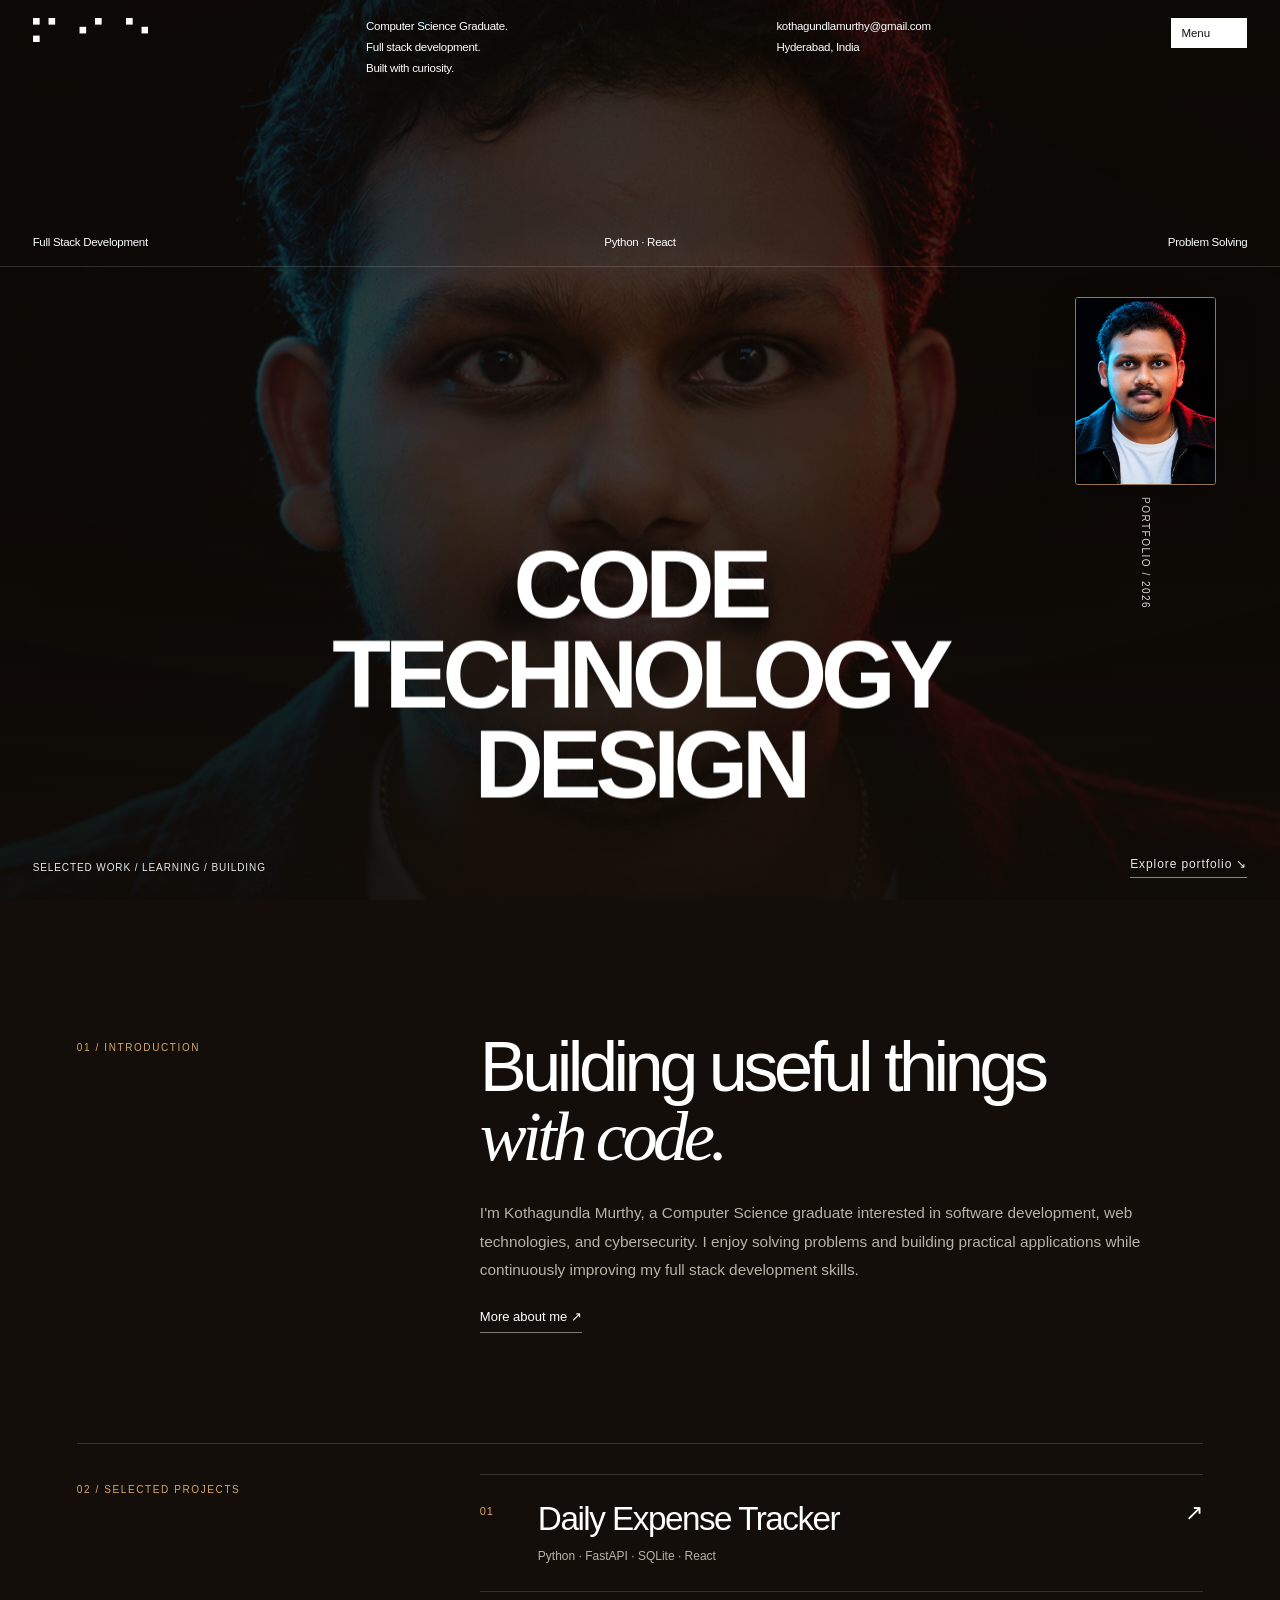
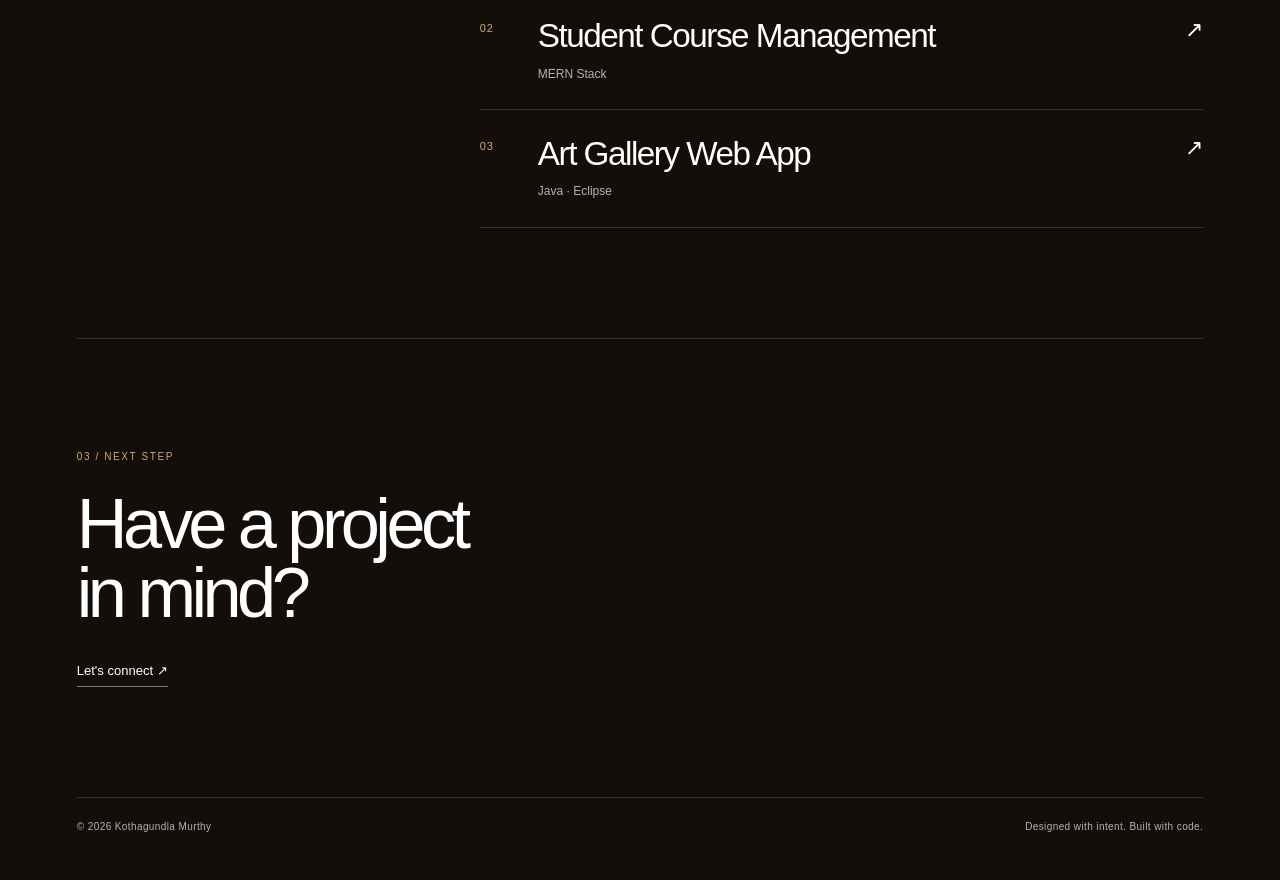
<file: index.html>
<!DOCTYPE html>
<html lang="en">
<head>
  <meta charset="UTF-8">
  <meta name="viewport" content="width=device-width, initial-scale=1, viewport-fit=cover">
  <meta name="theme-color" content="#130e09">
  <meta name="description" content="Kothagundla Murthy — Computer Science graduate and aspiring full stack developer.">
  <title>Kothagundla Murthy — Portfolio</title>
  <link rel="stylesheet" href="style.css">
</head>
<body>

  <section class="hero" id="home">
    <!-- Your photo is the background -->
    <img class="hero__photo" src="assets/Student.jpg" alt="" aria-hidden="true">
    <div class="hero__shade" aria-hidden="true"></div>
    <div class="grid" aria-hidden="true"></div>

    <header class="topbar">
      <a class="logo" href="index.html" aria-label="Murthy home">
        <svg viewBox="0 0 142.6 30" aria-hidden="true">
          <g fill="currentColor">
            <rect x="0" y="0" width="8.2" height="8.2"/>
            <rect x="19.2" y="0" width="8.2" height="8.2"/>
            <rect x="76.8" y="0" width="8.2" height="8.2"/>
            <rect x="115.2" y="0" width="8.2" height="8.2"/>
            <rect x="57.6" y="10.9" width="8.2" height="8.2"/>
            <rect x="134.4" y="10.9" width="8.2" height="8.2"/>
            <rect x="0" y="21.8" width="8.2" height="8.2"/>
          </g>
        </svg>
      </a>

      <div class="tagline small">
        <span>Computer Science Graduate.</span>
        <span>Full stack development.</span>
        <span>Built with curiosity.</span>
      </div>

      <address class="contact small">
        <a href="mailto:kothagundlamurthy@gmail.com">kothagundlamurthy@gmail.com</a>
        <span>Hyderabad, India</span>
      </address>

      <div class="actions small">
        <button class="menu" id="menuButton" type="button"
          aria-expanded="false" aria-controls="siteMenu">
          <span>Menu</span>
        </button>
      </div>
    </header>

    <ul class="services small" aria-label="Areas of interest">
      <li><span class="rv">Full Stack Development</span></li>
      <li><span class="rv">Python · React</span></li>
      <li><span class="rv">Problem Solving</span></li>
    </ul>

    <div class="rule" aria-hidden="true"></div>

    <!-- Separate profile photo -->
    <div class="hero-profile">
      <img src="assets/Student.jpg" alt="Portrait of Kothagundla Murthy">
      <span>PORTFOLIO / 2026</span>
    </div>

    <h1 class="hl" aria-label="Code, technology, design">
      <span class="hl__line line-one"><span class="hl__track">CODE</span></span>
      <span class="hl__line line-two"><span class="hl__track">TECHNOLOGY</span></span>
      <span class="hl__line line-three"><span class="hl__track">DESIGN</span></span>
    </h1>

    <div class="hero-bottom">
      <p>SELECTED WORK / LEARNING / BUILDING</p>
      <a href="#portfolio">Explore portfolio <span>↘</span></a>
    </div>

    <nav class="site-menu" id="siteMenu" aria-label="Main navigation" hidden>
      <a href="index.html">Home <span>01</span></a>
      <a href="about.html">About <span>02</span></a>
      <a href="Education.html">Education <span>03</span></a>
      <a href="Skills.html">Skills <span>04</span></a>
      <a href="Project.html">Projects <span>05</span></a>
      <a href="Contact.html">Contact <span>06</span></a>
    </nav>
  </section>

  <main id="portfolio" class="content">
    <section class="intro">
      <p class="eyebrow">01 / INTRODUCTION</p>
      <div>
        <h2>Building useful things<br><em>with code.</em></h2>
        <p class="intro-copy">
          I'm Kothagundla Murthy, a Computer Science graduate interested
          in software development, web technologies, and cybersecurity.
          I enjoy solving problems and building practical applications
          while continuously improving my full stack development skills.
        </p>
        <a class="text-link" href="about.html">More about me ↗</a>
      </div>
    </section>

    <section class="work-section">
      <p class="eyebrow">02 / SELECTED PROJECTS</p>
      <div class="project-grid">
        <a class="project-card" href="Project.html">
          <span class="project-number">01</span>
          <div>
            <h3>Daily Expense Tracker</h3>
            <p>Python · FastAPI · SQLite · React</p>
          </div>
          <span class="arrow">↗</span>
        </a>

        <a class="project-card" href="Project.html">
          <span class="project-number">02</span>
          <div>
            <h3>Student Course Management</h3>
            <p>MERN Stack</p>
          </div>
          <span class="arrow">↗</span>
        </a>

        <a class="project-card" href="Project.html">
          <span class="project-number">03</span>
          <div>
            <h3>Art Gallery Web App</h3>
            <p>Java · Eclipse</p>
          </div>
          <span class="arrow">↗</span>
        </a>
      </div>
    </section>

    <section class="contact-cta">
      <p class="eyebrow">03 / NEXT STEP</p>
      <h2>Have a project<br>in mind?</h2>
      <a class="text-link" href="Contact.html">Let's connect ↗</a>
    </section>

    <footer class="home-footer">
      <span>© 2026 Kothagundla Murthy</span>
      <span>Designed with intent. Built with code.</span>
    </footer>
  </main>

  <script src="script.js"></script>
</body>
</html>
</file>
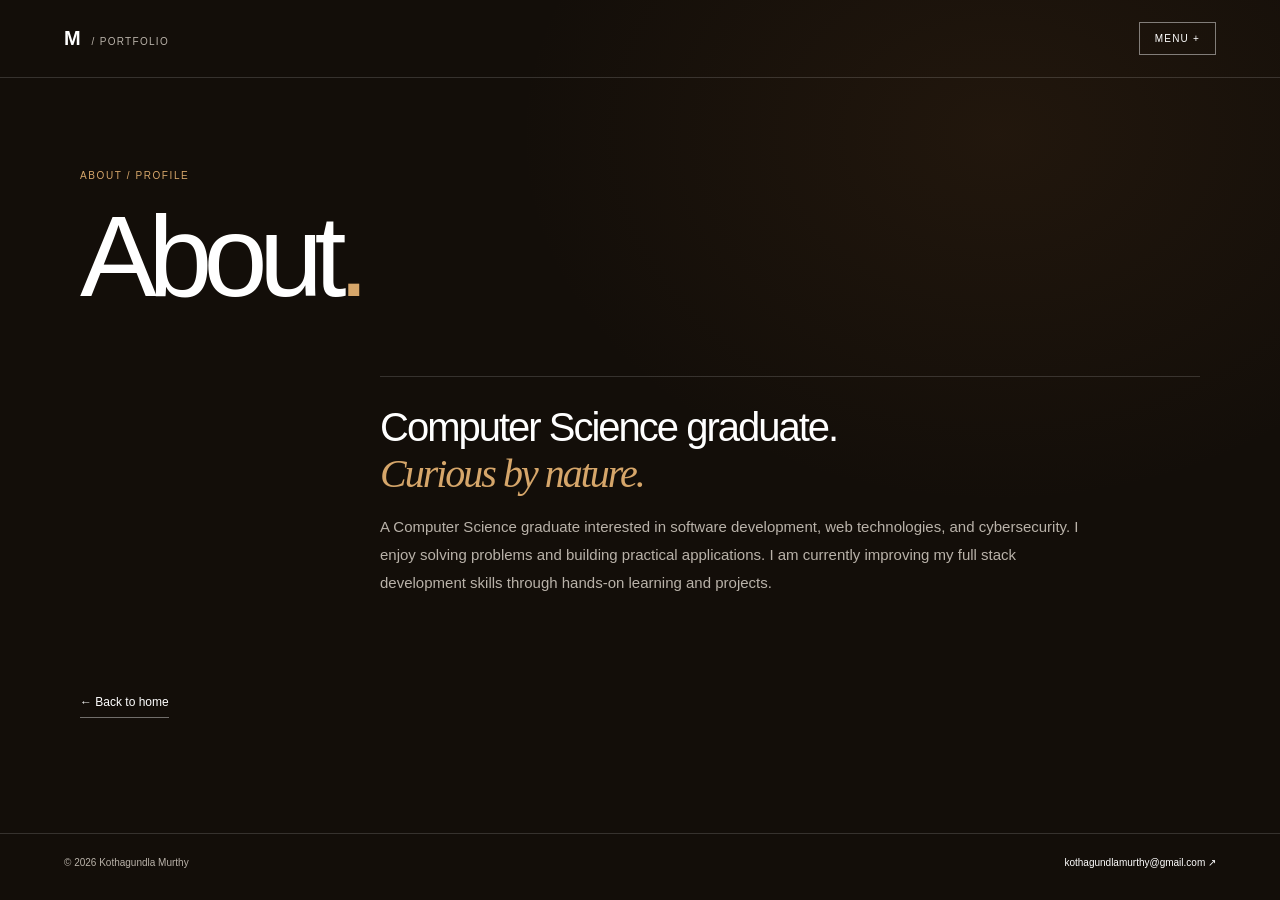
<file: about.html>
<!DOCTYPE html>
<html lang="en"><head><meta charset="utf-8"><meta name="viewport" content="width=device-width, initial-scale=1, viewport-fit=cover"><meta name="theme-color" content="#130e09"><title>About | Kothagundla Murthy</title><link rel="stylesheet" href="style.css"></head>
<body class="inner-page"><header class="inner-header"><a class="inner-logo" href="index.html">M<span> / PORTFOLIO</span></a><button class="inner-menu" id="innerMenuButton" aria-expanded="false" aria-controls="innerNav">MENU +</button><nav id="innerNav" hidden><a href="index.html">Home</a><a href="about.html">About</a><a href="Education.html">Education</a><a href="Skills.html">Skills</a><a href="Project.html">Projects</a><a href="Contact.html">Contact</a></nav></header>
<main class="inner-main"><p class="eyebrow">ABOUT / PROFILE</p><h1>About<span>.</span></h1><div class="inner-content"><article><h2>Computer Science graduate.<br><em>Curious by nature.</em></h2><p>A Computer Science graduate interested in software development, web technologies, and cybersecurity. I enjoy solving problems and building practical applications. I am currently improving my full stack development skills through hands-on learning and projects.</p></article></div><a class="back-link" href="index.html">← Back to home</a></main><footer class="inner-footer"><span>© 2026 Kothagundla Murthy</span><a href="mailto:kothagundlamurthy@gmail.com">kothagundlamurthy@gmail.com ↗</a></footer><script>
const b=document.getElementById('innerMenuButton'),n=document.getElementById('innerNav');b.addEventListener('click',()=>{const open=b.getAttribute('aria-expanded')==='true';b.setAttribute('aria-expanded',String(!open));n.hidden=open;b.textContent=open?'MENU +':'CLOSE −';});
</script></body></html>
</file>
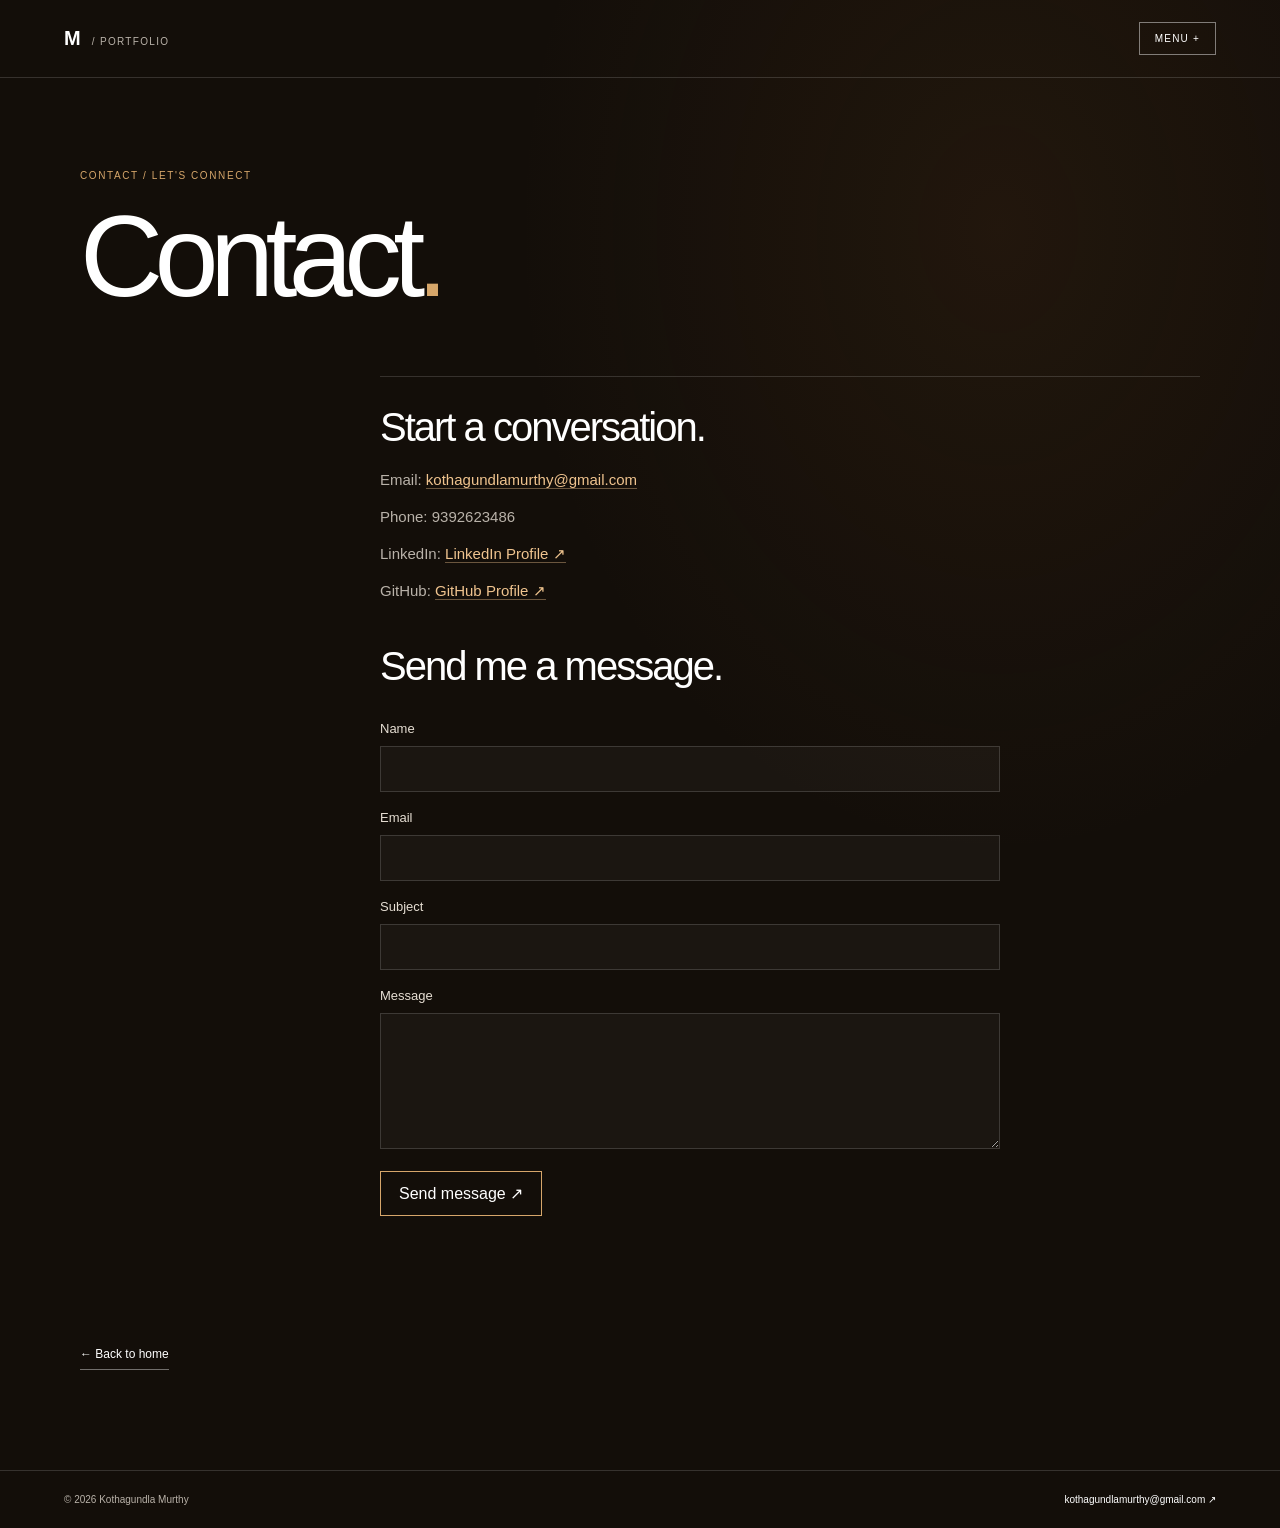
<file: Contact.html>
<!DOCTYPE html>
<html lang="en">

<head>
    <meta charset="UTF-8">
    <meta name="viewport" content="width=device-width, initial-scale=1, viewport-fit=cover">
    <meta name="theme-color" content="#130e09">

    <title>Contact | Kothagundla Murthy</title>

    <link rel="stylesheet" href="style.css">
</head>

<body class="inner-page">

    <!-- Header and Navigation -->
    <header class="inner-header">

        <a class="inner-logo" href="index.html">
            M
            <span>/ PORTFOLIO</span>
        </a>

        <button
            class="inner-menu"
            id="innerMenuButton"
            type="button"
            aria-expanded="false"
            aria-controls="innerNav"
        >
            MENU +
        </button>

        <nav id="innerNav" aria-label="Main navigation" hidden>
            <a href="index.html">Home</a>
            <a href="about.html">About</a>
            <a href="Education.html">Education</a>
            <a href="Skills.html">Skills</a>
            <a href="Project.html">Projects</a>
            <a href="Contact.html">Contact</a>
        </nav>

    </header>

    <!-- Main Contact Content -->
    <main class="inner-main">

        <p class="eyebrow">CONTACT / LET'S CONNECT</p>

        <h1>
            Contact<span>.</span>
        </h1>

        <div class="inner-content">

            <article>

                <h2>Start a conversation.</h2>

                <p>
                    Email:
                    <a href="mailto:kothagundlamurthy@gmail.com">
                        kothagundlamurthy@gmail.com
                    </a>
                </p>

                <p>
                    Phone: 9392623486
                </p>

                <p>
                    LinkedIn:
                    <a
                        href="https://www.linkedin.com/in/murthy-kothagundla-7b9b85344/s"
                        target="_blank"
                        rel="noopener noreferrer"
                    >
                        LinkedIn Profile ↗
                    </a>
                </p>

                <p>
                    GitHub:
                    <a
                        href="https://github.com/MURTHY-BUNNY"
                        target="_blank"
                        rel="noopener noreferrer"
                    >
                        GitHub Profile ↗
                    </a>
                </p>

                <h2 class="contact-form-heading">Send me a message.</h2>
                <form
                    id="contact-form"
                    class="contact-form"
                    data-api-base="https://murthy-portfolio-contact-api.onrender.com"
                >
                    <label for="contact-name">Name</label>
                    <input
                        id="contact-name"
                        name="name"
                        type="text"
                        minlength="2"
                        maxlength="100"
                        autocomplete="name"
                        required
                    >

                    <label for="contact-email">Email</label>
                    <input
                        id="contact-email"
                        name="email"
                        type="email"
                        maxlength="254"
                        autocomplete="email"
                        required
                    >

                    <label for="contact-subject">Subject</label>
                    <input
                        id="contact-subject"
                        name="subject"
                        type="text"
                        minlength="2"
                        maxlength="150"
                        required
                    >

                    <label for="contact-message">Message</label>
                    <textarea
                        id="contact-message"
                        name="message"
                        minlength="10"
                        maxlength="5000"
                        rows="6"
                        required
                    ></textarea>

                    <button type="submit">Send message ↗</button>
                    <p id="form-status" role="status" aria-live="polite"></p>
                </form>

            </article>

        </div>

        <!-- Back to Home -->
        <a class="back-link" href="index.html">
            ← Back to home
        </a>

    </main>

    <!-- Footer -->
    <footer class="inner-footer">

        <span>© 2026 Kothagundla Murthy</span>

        <a href="mailto:kothagundlamurthy@gmail.com">
            kothagundlamurthy@gmail.com ↗
        </a>

    </footer>

    <!-- Navigation Menu Script -->
    <script>
        const menuButton = document.getElementById("innerMenuButton");
        const innerNav = document.getElementById("innerNav");

        menuButton.addEventListener("click", () => {
            const isOpen =
                menuButton.getAttribute("aria-expanded") === "true";

            menuButton.setAttribute(
                "aria-expanded",
                String(!isOpen)
            );

            innerNav.hidden = isOpen;

            menuButton.textContent = isOpen
                ? "MENU +"
                : "CLOSE −";
        });
    </script>
    <script src="frontend-integration/contact-form.js?v=render-api-1"></script>

</body>
</html>
</file>
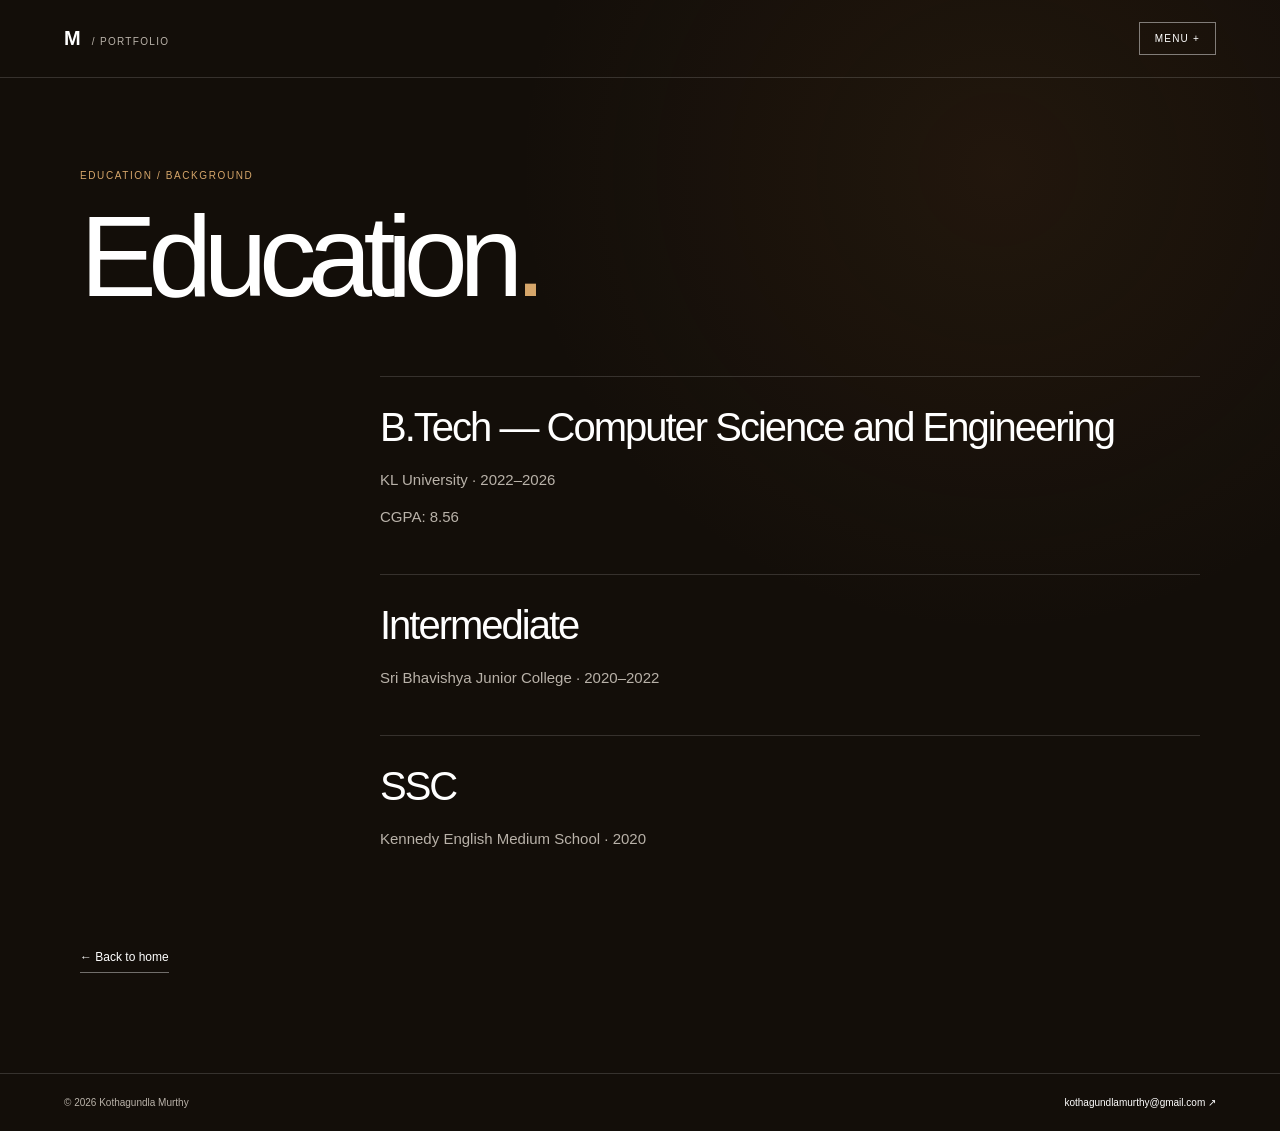
<file: Education.html>
<!DOCTYPE html>
<html lang="en">

<head>
    <meta charset="UTF-8">
    <meta name="viewport" content="width=device-width, initial-scale=1, viewport-fit=cover">
    <meta name="theme-color" content="#130e09">

    <title>Education | Kothagundla Murthy</title>

    <link rel="stylesheet" href="style.css">
</head>

<body class="inner-page">

    <!-- Header and Navigation -->
    <header class="inner-header">

        <a class="inner-logo" href="index.html">
            M
            <span>/ PORTFOLIO</span>
        </a>

        <button
            class="inner-menu"
            id="innerMenuButton"
            type="button"
            aria-expanded="false"
            aria-controls="innerNav"
        >
            MENU +
        </button>

        <nav id="innerNav" aria-label="Main navigation" hidden>
            <a href="index.html">Home</a>
            <a href="about.html">About</a>
            <a href="Education.html">Education</a>
            <a href="Skills.html">Skills</a>
            <a href="Project.html">Projects</a>
            <a href="Contact.html">Contact</a>
        </nav>

    </header>

    <!-- Main Education Content -->
    <main class="inner-main">

        <p class="eyebrow">EDUCATION / BACKGROUND</p>

        <h1>
            Education<span>.</span>
        </h1>

        <div class="inner-content">

            <!-- Bachelor's Degree -->
            <article>

                <h2>B.Tech — Computer Science and Engineering</h2>

                <p>KL University · 2022–2026</p>

                <p>CGPA: 8.56</p>

            </article>

            <!-- Intermediate Education -->
            <article>

                <h2>Intermediate</h2>

                <p>Sri Bhavishya Junior College · 2020–2022</p>

            </article>

            <!-- School Education -->
            <article>

                <h2>SSC</h2>

                <p>Kennedy English Medium School · 2020</p>

            </article>

        </div>

        <!-- Back to Home -->
        <a class="back-link" href="index.html">
            ← Back to home
        </a>

    </main>

    <!-- Footer -->
    <footer class="inner-footer">

        <span>© 2026 Kothagundla Murthy</span>

        <a href="mailto:kothagundlamurthy@gmail.com">
            kothagundlamurthy@gmail.com ↗
        </a>

    </footer>

    <!-- Navigation Menu Script -->
    <script>
        const menuButton = document.getElementById("innerMenuButton");
        const innerNav = document.getElementById("innerNav");

        menuButton.addEventListener("click", () => {
            const isOpen =
                menuButton.getAttribute("aria-expanded") === "true";

            menuButton.setAttribute(
                "aria-expanded",
                String(!isOpen)
            );

            innerNav.hidden = isOpen;

            menuButton.textContent = isOpen
                ? "MENU +"
                : "CLOSE −";
        });
    </script>

</body> 
</html>
</file>
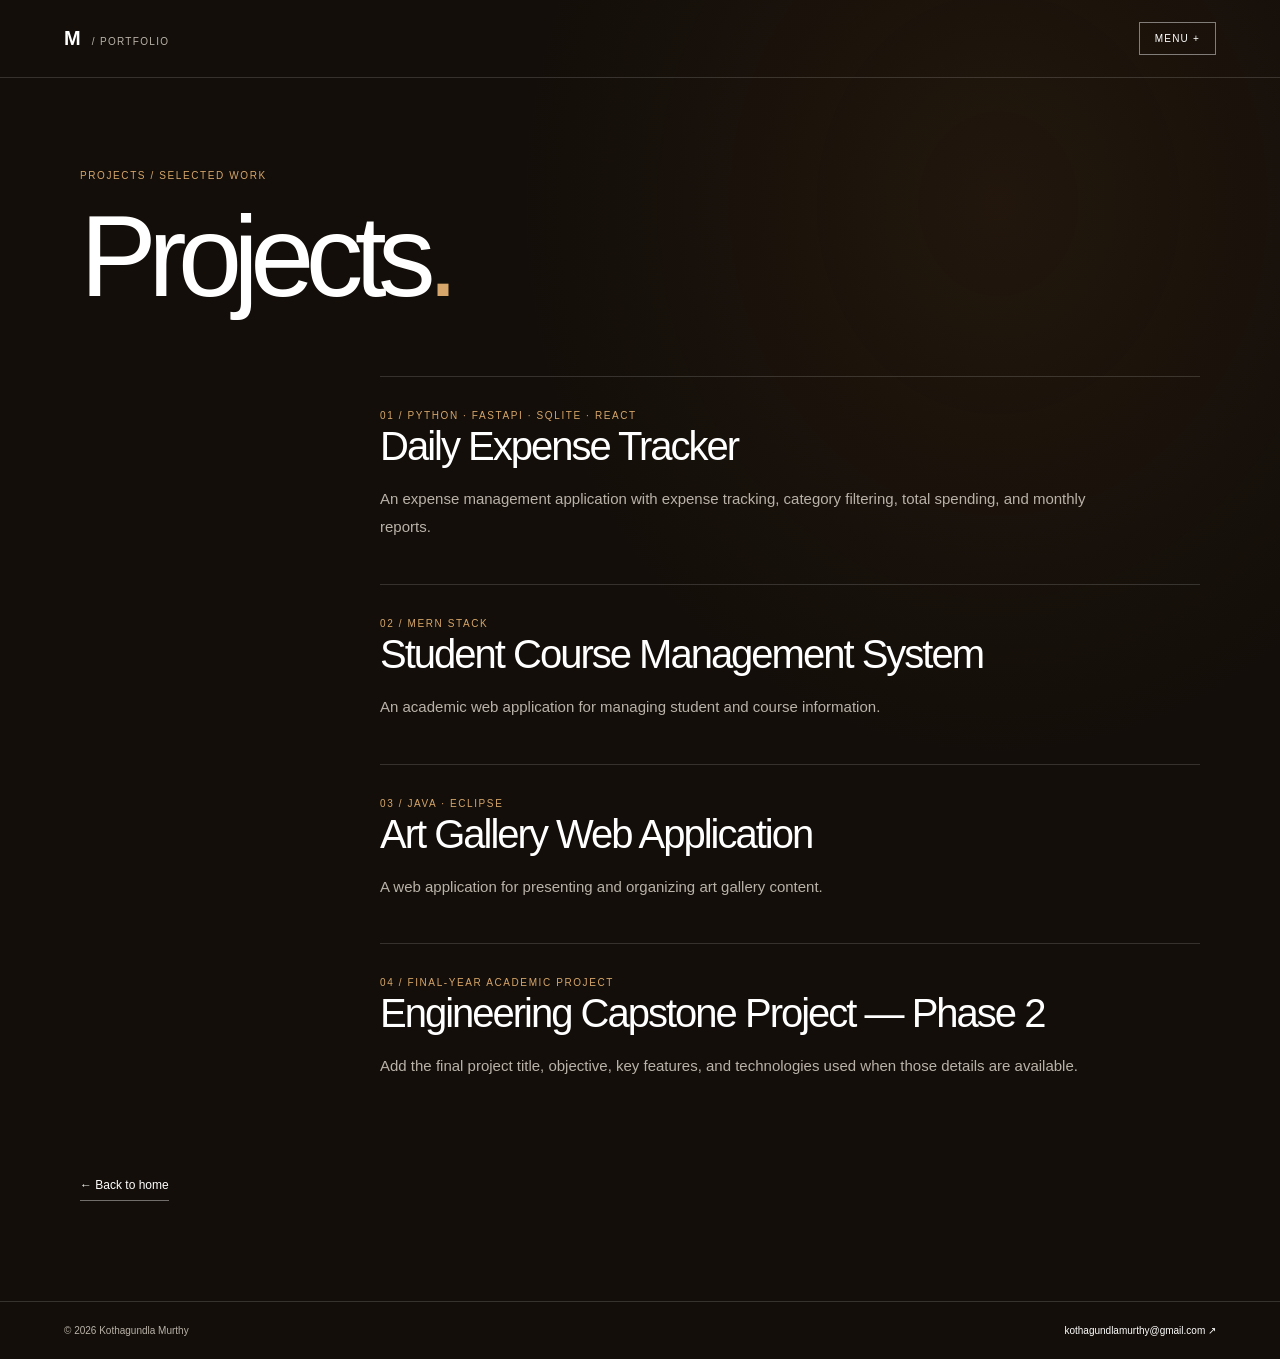
<file: Project.html>
<!DOCTYPE html>
<html lang="en">

<head>
    <meta charset="UTF-8">
    <meta name="viewport" content="width=device-width, initial-scale=1, viewport-fit=cover">
    <meta name="theme-color" content="#130e09">

    <title>Projects | Kothagundla Murthy</title>

    <link rel="stylesheet" href="style.css">
</head>

<body class="inner-page">

    <!-- Header and Navigation -->
    <header class="inner-header">

        <a class="inner-logo" href="index.html">
            M
            <span>/ PORTFOLIO</span>
        </a>

        <button
            class="inner-menu"
            id="innerMenuButton"
            type="button"
            aria-expanded="false"
            aria-controls="innerNav"
        >
            MENU +
        </button>

        <nav id="innerNav" aria-label="Main navigation" hidden>
            <a href="index.html">Home</a>
            <a href="about.html">About</a>
            <a href="Education.html">Education</a>
            <a href="Skills.html">Skills</a>
            <a href="Project.html">Projects</a>
            <a href="Contact.html">Contact</a>
        </nav>

    </header>

    <!-- Main Projects Content -->
    <main class="inner-main">

        <p class="eyebrow">PROJECTS / SELECTED WORK</p>

        <h1>
            Projects<span>.</span>
        </h1>

        <div class="inner-content">

            <!-- Project 1: Daily Expense Tracker -->
            <article>

                <span class="eyebrow">
                    01 / PYTHON · FASTAPI · SQLITE · REACT
                </span>

                <h2>Daily Expense Tracker</h2>

                <p>
                    An expense management application with expense tracking,
                    category filtering, total spending, and monthly reports.
                </p>

            </article>

            <!-- Project 2: Student Course Management System -->
            <article>

                <span class="eyebrow">
                    02 / MERN STACK
                </span>

                <h2>Student Course Management System</h2>

                <p>
                    An academic web application for managing student
                    and course information.
                </p>

            </article>

            <!-- Project 3: Art Gallery Web Application -->
            <article>

                <span class="eyebrow">
                    03 / JAVA · ECLIPSE
                </span>

                <h2>Art Gallery Web Application</h2>

                <p>
                    A web application for presenting and organizing
                    art gallery content.
                </p>

            </article>

            <!-- Project 4: Engineering Capstone -->
            <article>

                <span class="eyebrow">
                    04 / FINAL-YEAR ACADEMIC PROJECT
                </span>

                <h2>Engineering Capstone Project — Phase 2</h2>

                <p>
                    Add the final project title, objective, key features,
                    and technologies used when those details are available.
                </p>

            </article>

        </div>

        <!-- Back to Home -->
        <a class="back-link" href="index.html">
            ← Back to home
        </a>

    </main>

    <!-- Footer -->
    <footer class="inner-footer">

        <span>© 2026 Kothagundla Murthy</span>

        <a href="mailto:kothagundlamurthy@gmail.com">
            kothagundlamurthy@gmail.com ↗
        </a>

    </footer>

    <!-- Navigation Menu Script -->
    <script>
        const menuButton = document.getElementById("innerMenuButton");
        const innerNav = document.getElementById("innerNav");

        menuButton.addEventListener("click", () => {
            const isOpen =
                menuButton.getAttribute("aria-expanded") === "true";

            menuButton.setAttribute(
                "aria-expanded",
                String(!isOpen)
            );

            innerNav.hidden = isOpen;

            menuButton.textContent = isOpen
                ? "MENU +"
                : "CLOSE −";
        });
    </script>

</body>
</html>
</file>
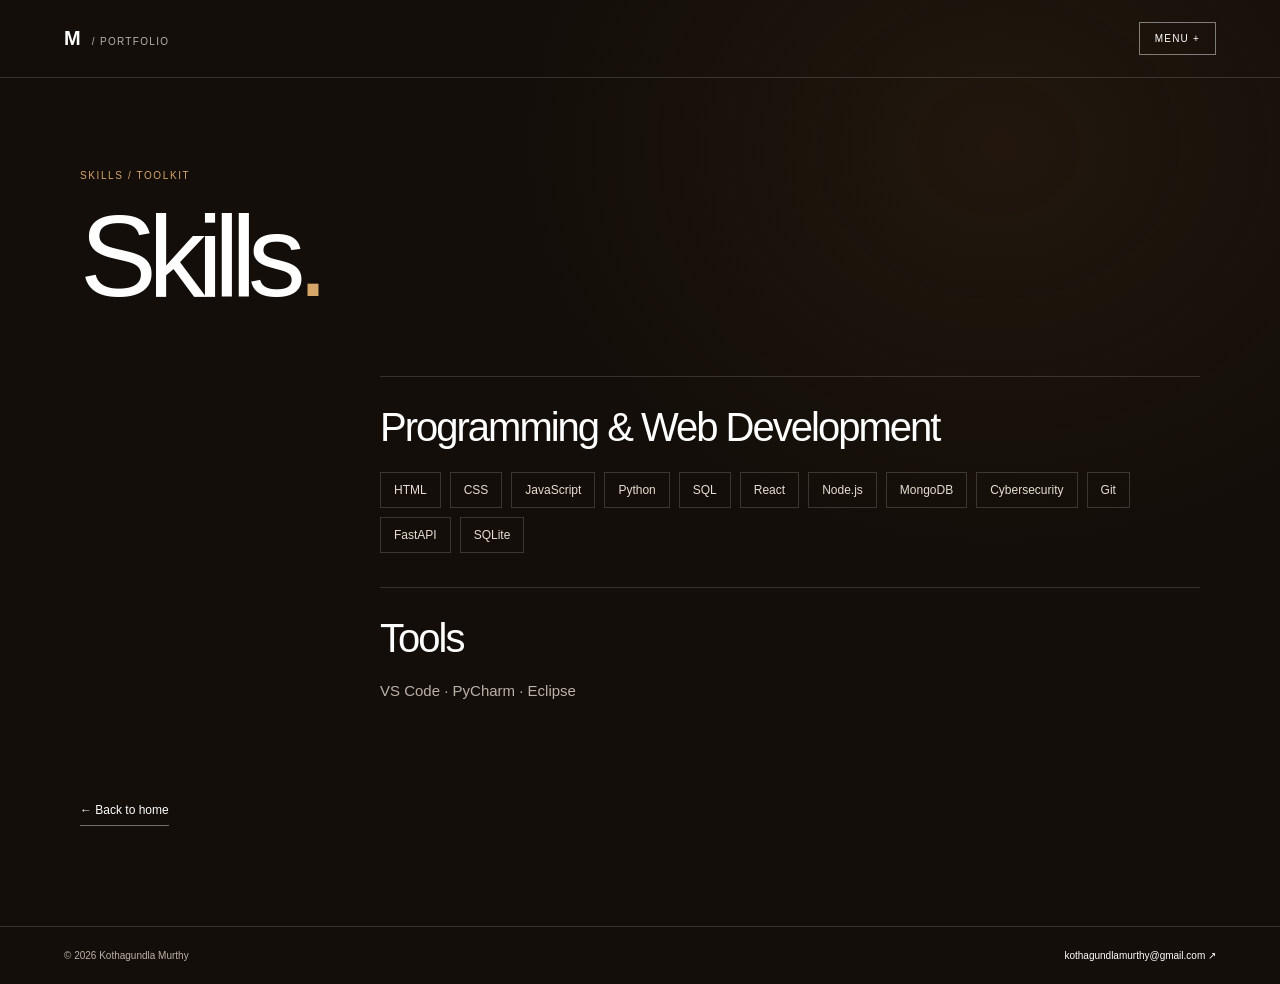
<file: Skills.html>
<!DOCTYPE html>
<html lang="en">

<head>
    <meta charset="UTF-8">
    <meta name="viewport" content="width=device-width, initial-scale=1, viewport-fit=cover">
    <meta name="theme-color" content="#130e09">

    <title>Skills | Kothagundla Murthy</title>

    <link rel="stylesheet" href="style.css">
</head>

<body class="inner-page">

    <!-- Header and Navigation -->
    <header class="inner-header">

        <a class="inner-logo" href="index.html">
            M
            <span>/ PORTFOLIO</span>
        </a>

        <button
            class="inner-menu"
            id="innerMenuButton"
            type="button"
            aria-expanded="false"
            aria-controls="innerNav"
        >
            MENU +
        </button>

        <nav id="innerNav" aria-label="Main navigation" hidden>
            <a href="index.html">Home</a>
            <a href="about.html">About</a>
            <a href="Education.html">Education</a>
            <a href="Skills.html">Skills</a>
            <a href="Project.html">Projects</a>
            <a href="Contact.html">Contact</a>
        </nav>

    </header>

    <!-- Main Skills Content -->
    <main class="inner-main">

        <p class="eyebrow">SKILLS / TOOLKIT</p>

        <h1>
            Skills<span>.</span>
        </h1>

        <div class="inner-content">

            <!-- Programming and Web Development -->
            <article>

                <h2>Programming &amp; Web Development</h2>

                <div class="chips">
                    <span>HTML</span>
                    <span>CSS</span>
                    <span>JavaScript</span>
                    <span>Python</span>
                    <span>SQL</span>
                    <span>React</span>
                    <span>Node.js</span>
                    <span>MongoDB</span>
                    <span>Cybersecurity</span>
                    <span>Git</span>
                    <span>FastAPI</span>
                    <span>SQLite</span>
                </div>

            </article>

            <!-- Development Tools -->
            <article>

                <h2>Tools</h2>

                <p>
                    VS Code · PyCharm · Eclipse
                </p>

            </article>

        </div>

        <!-- Back to Home -->
        <a class="back-link" href="index.html">
            ← Back to home
        </a>

    </main>

    <!-- Footer -->
    <footer class="inner-footer">

        <span>© 2026 Kothagundla Murthy</span>

        <a href="mailto:kothagundlamurthy@gmail.com">
            kothagundlamurthy@gmail.com ↗
        </a>

    </footer>

    <!-- Navigation Menu Script -->
    <script>
        const menuButton = document.getElementById("innerMenuButton");
        const innerNav = document.getElementById("innerNav");

        menuButton.addEventListener("click", () => {
            const isOpen =
                menuButton.getAttribute("aria-expanded") === "true";

            menuButton.setAttribute("aria-expanded", String(!isOpen));
            innerNav.hidden = isOpen;

            menuButton.textContent = isOpen ? "MENU +" : "CLOSE −";
        });
    </script>

</body>
</html>
</file>
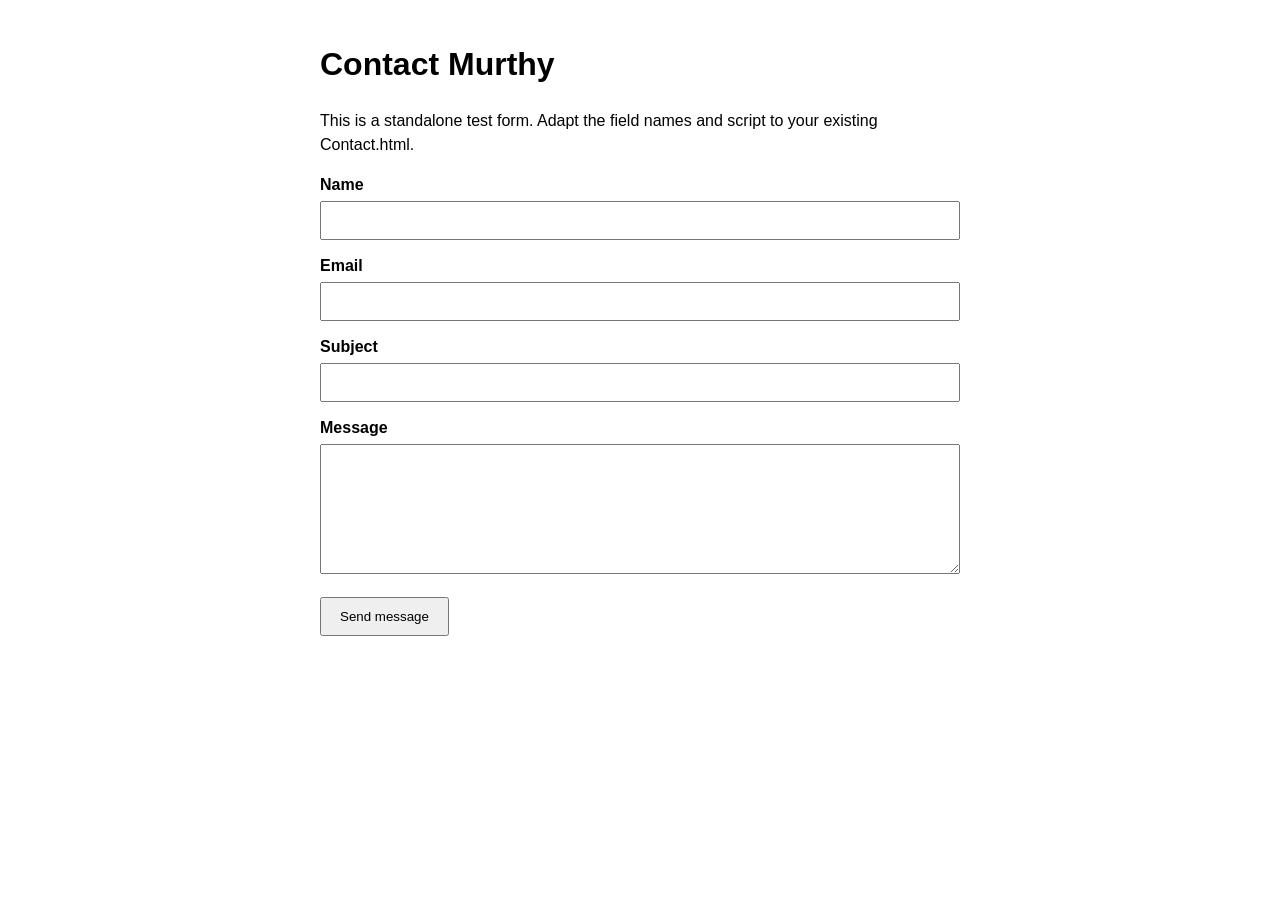
<file: frontend-integration/contact-form-example.html>
<!doctype html>
<html lang="en">
<head>
  <meta charset="utf-8">
  <meta name="viewport" content="width=device-width, initial-scale=1">
  <title>Contact Form Integration Example</title>
  <style>
    body { font: 16px/1.5 Arial, sans-serif; max-width: 640px; margin: 40px auto; padding: 0 16px; }
    label { display: block; margin-top: 14px; font-weight: 600; }
    input, textarea { box-sizing: border-box; width: 100%; padding: 10px; margin-top: 4px; }
    textarea { min-height: 130px; }
    button { margin-top: 16px; padding: 10px 18px; cursor: pointer; }
  </style>
</head>
<body>
  <h1>Contact Murthy</h1>
  <p>This is a standalone test form. Adapt the field names and script to your existing Contact.html.</p>
  <form id="contact-form">
    <label for="name">Name</label>
    <input id="name" name="name" minlength="2" maxlength="100" required>
    <label for="email">Email</label>
    <input id="email" name="email" type="email" required>
    <label for="subject">Subject</label>
    <input id="subject" name="subject" minlength="2" maxlength="150" required>
    <label for="message">Message</label>
    <textarea id="message" name="message" minlength="10" maxlength="5000" required></textarea>
    <button type="submit">Send message</button>
  </form>
  <p id="form-status" role="status" aria-live="polite"></p>
  <script src="contact-form.js"></script>
</body>
</html>
</file>
<file: style.css>
@charset "UTF-8";

/* ==========================================
   KOTHAGUNDLA MURTHY — PORTFOLIO
   Complete responsive stylesheet
   ========================================== */

:root {
  --base: #130e09;
  --ink: #ffffff;
  --muted: #b9b2a9;
  --accent: #d6a66a;
  --rule: rgba(255, 255, 255, .15);
  --ease-expo: cubic-bezier(.16, 1, .3, 1);
  --ease-quint: cubic-bezier(.22, 1, .36, 1);
}

*,
*::before,
*::after {
  box-sizing: border-box;
}

html {
  scroll-behavior: smooth;
  background: var(--base);
}

body {
  margin: 0;
  background: var(--base);
  color: var(--ink);
  font-family: "Helvetica Neue", Helvetica, Arial, sans-serif;
  -webkit-font-smoothing: antialiased;
}

img,
svg {
  max-width: 100%;
}

a {
  color: inherit;
  text-decoration: none;
}

button {
  font: inherit;
  cursor: pointer;
}

a:focus-visible,
button:focus-visible {
  outline: 2px solid var(--accent);
  outline-offset: 4px;
}

/* ==========================================
   HERO SECTION
   ========================================== */

.hero {
  position: relative;
  isolation: isolate;
  overflow: hidden;
  width: 100%;
  height: 100vh;
  height: 100dvh;
  min-height: 600px;
  background: var(--base);
  --m: clamp(16px, 3vw, 36px);
}

/* YOUR PHOTO AS THE BACKGROUND */

.hero__photo {
  position: absolute;
  z-index: -3;
  inset: 0;
  width: 100%;
  height: 100%;
  display: block;

  object-fit: cover;
  object-position: center 28%;

  opacity: .32;
  filter: none;
  pointer-events: none;

  mask-image: none;
  -webkit-mask-image: none;
}

/* DARK OVERLAY */

.hero__shade {
  position: absolute;
  z-index: -2;
  inset: 0;
  pointer-events: none;

  background:
    linear-gradient(
      90deg,
      rgba(13, 9, 5, .35),
      rgba(13, 9, 5, .15) 50%,
      rgba(13, 9, 5, .4)
    ),
    linear-gradient(
      180deg,
      rgba(13, 9, 5, .4),
      rgba(13, 9, 5, .12) 38%,
      rgba(19, 14, 9, .82) 100%
    );
}

/* SUBTLE GRID */

.grid {
  position: absolute;
  z-index: -1;
  inset: 0;
  pointer-events: none;

  display: grid;
  grid-template-columns: repeat(36, minmax(0, 1fr));

  mask-image: linear-gradient(
    transparent,
    black 20%,
    black 80%,
    transparent
  );
}

.grid i {
  border-left: 1px solid rgba(255, 255, 255, .025);
}

/* ==========================================
   HEADER
   ========================================== */

.topbar {
  position: absolute;
  z-index: 5;
  top: 0;
  left: 0;
  right: 0;

  display: grid;
  grid-template-columns: 1fr 1.25fr 1.2fr auto;
  align-items: start;
  gap: 2vw;

  padding: calc(18px + env(safe-area-inset-top)) 2.55vw 0;
}

.logo {
  display: block;
  width: clamp(75px, 9vw, 125px);
  animation: fadeIn .8s ease both;
}

.logo svg {
  display: block;
  width: 100%;
}

.small {
  font-size: clamp(10px, .9vw, 13px);
  line-height: 1.4;
  letter-spacing: -.025em;
}

.tagline,
.contact {
  display: flex;
  flex-direction: column;
  gap: 5px;
  margin: 0;
  font-style: normal;
}

.contact a {
  overflow-wrap: anywhere;
}

.actions {
  display: flex;
  align-items: center;
  justify-self: end;
  gap: 15px;
}

.menu {
  min-width: 76px;
  padding: 7px 10px;
  border: none;
  background: white;
  color: #141414;
  text-align: left;
  transition: background .25s ease;
}

.menu:hover {
  background: var(--accent);
}

/* NAVIGATION DROPDOWN */

.site-menu {
  position: absolute;
  z-index: 10;
  top: 68px;
  right: 2.55vw;

  width: min(320px, calc(100vw - 32px));
  padding: 12px 20px;

  background: #fff;
  color: #141414;
  box-shadow: 0 20px 60px #0007;
}

.site-menu[hidden] {
  display: none;
}

.site-menu a {
  display: flex;
  justify-content: space-between;
  padding: 14px 0;
  border-bottom: 1px solid #ddd;
  font-size: 14px;
}

.site-menu a:last-child {
  border-bottom: none;
}

.site-menu span {
  color: #888;
  font-size: 11px;
}

/* ==========================================
   SERVICES ROW
   ========================================== */

.services {
  position: absolute;
  top: 26%;
  left: 0;
  right: 0;

  margin: 0;
  padding: 0;
  list-style: none;

  font-size: clamp(10px, .9vw, 13px);
}

.services li {
  position: absolute;
  white-space: nowrap;
  overflow: hidden;
}

.services li:nth-child(1) {
  left: 2.55vw;
}

.services li:nth-child(2) {
  left: 50%;
  transform: translateX(-50%);
}

.services li:nth-child(3) {
  right: 2.55vw;
}

.rv {
  display: inline-block;
}

/* DIVIDER */

.rule {
  position: absolute;
  top: 29.5%;
  left: 0;
  right: 0;
  height: 1px;
  background: var(--rule);
  transform-origin: left;
}

/* ==========================================
   PROFILE PHOTO — LARGE AND IN COLOR
   ========================================== */

.hero-profile {
  position: absolute;
  z-index: 2;
  top: 33%;
  right: clamp(25px, 5vw, 85px);

  display: flex;
  flex-direction: column;
  align-items: center;
  gap: 12px;

  opacity: 1;
animation: none;
}

.hero-profile img {
  display: block;

  width: clamp(125px, 11vw, 185px);
  aspect-ratio: 3 / 4;

  object-fit: cover;
  object-position: center 25%;

  filter: none !important;
  -webkit-filter: none !important;

  border: 1px solid rgba(255, 255, 255, .4);
  border-radius: 3px;
  box-shadow: 0 12px 35px rgba(0, 0, 0, .25);
}

.hero-profile span {
  font-size: 10px;
  letter-spacing: .15em;
  writing-mode: vertical-rl;
  color: rgba(255, 255, 255, .85);
}

/* ==========================================
   MAIN HEADLINE — REDUCED SIZE
   ========================================== */

.hl {
  position: absolute;
  left: 50%;
  bottom: 10%;
  z-index: 1;

  width: 100%;
  margin: 0;
  padding: 0 4vw;

  transform: translateX(-50%);

  font-size: clamp(44px, 7.5vw, 105px);
  line-height: .91;
  font-weight: 700;
  letter-spacing: -.065em;

  text-align: center;
}

.hl__line {
  display: block;
  overflow: hidden;
  padding: .015em 0;
}

.hl__track {
  display: block;
  transform: translateY(115%);
  will-change: transform;
}

.line-one .hl__track {
  animation: textReveal 1s var(--ease-expo) .1s forwards;
}

.line-two .hl__track {
  animation: textReveal 1s var(--ease-expo) .2s forwards;
}

.line-three .hl__track {
  animation: textReveal 1s var(--ease-expo) .3s forwards;
}

/* ==========================================
   HERO FOOTER
   ========================================== */

.hero-bottom {
  position: absolute;
  left: 2.55vw;
  right: 2.55vw;
  bottom: 2.5%;

  display: flex;
  justify-content: space-between;
  align-items: center;
  gap: 20px;

  font-size: 10px;
  letter-spacing: .09em;
  color: rgba(255, 255, 255, .9);

  opacity: 0;
  animation: fadeUp .8s ease .7s forwards;
}

.hero-bottom p {
  margin: 0;
}

.hero-bottom a {
  padding-bottom: 6px;
  border-bottom: 1px solid rgba(255, 255, 255, .5);
  font-size: 12px;
  white-space: nowrap;
}

.hero-bottom a span {
  display: inline-block;
  transition: transform .25s ease;
}

.hero-bottom a:hover span {
  transform: translate(3px, 3px);
}

/* ==========================================
   ANIMATIONS
   ========================================== */

html.is-entering .rule {
  transform: scaleX(0);
  animation: drawLine .8s var(--ease-expo) .25s forwards;
}

html.is-entering .services .rv {
  transform: translateY(120%);
  animation: textReveal .8s var(--ease-quint) .4s forwards;
}

html.is-entering .services li:nth-child(2) .rv {
  animation-delay: .5s;
}

html.is-entering .services li:nth-child(3) .rv {
  animation-delay: .6s;
}

@keyframes textReveal {
  to {
    transform: translateY(0);
  }
}

@keyframes fadeIn {
  from { opacity: 0; }
  to { opacity: 1; }
}

@keyframes fadeUp {
  from {
    opacity: 0;
    transform: translateY(16px);
  }
  to {
    opacity: 1;
    transform: translateY(0);
  }
}

@keyframes drawLine {
  to { transform: scaleX(1); }
}

/* ==========================================
   MAIN CONTENT
   ========================================== */

.content {
  position: relative;
  padding: clamp(55px, 8vw, 110px) 6vw 25px;
  background: var(--base);
  color: var(--ink);
}

.intro,
.work-section {
  width: min(1180px, 100%);
  margin: 0 auto;
  padding: 30px 0 clamp(60px, 9vw, 110px);

  display: grid;
  grid-template-columns: minmax(150px, .75fr) minmax(0, 1.6fr);
  gap: clamp(24px, 5vw, 80px);

  border-bottom: 1px solid var(--rule);
}

.eyebrow {
  margin: 0 0 18px;
  color: var(--accent);
  font-size: 10px;
  letter-spacing: .16em;
  line-height: 1.6;
}

.intro > .eyebrow,
.work-section > .eyebrow {
  margin-top: 8px;
}

.intro h2,
.contact-cta h2 {
  margin: 0 0 28px;
  font-size: clamp(40px, 5.5vw, 76px);
  line-height: .98;
  font-weight: 500;
  letter-spacing: -.065em;
}

.intro h2 em {
  font-family: Georgia, "Times New Roman", serif;
  font-weight: 400;
}

.intro-copy {
  max-width: 760px;
  margin: 0;
  color: var(--muted);
  font-size: clamp(15px, 1.2vw, 18px);
  line-height: 1.85;
}

.text-link {
  display: inline-flex;
  margin-top: 24px;
  padding-bottom: 8px;

  border-bottom: 1px solid rgba(255, 255, 255, .45);
  font-size: 13px;

  transition: color .25s ease, border-color .25s ease;
}

.text-link:hover {
  color: var(--accent);
  border-color: var(--accent);
}

/* ==========================================
   PROJECT CARDS
   ========================================== */

.project-grid {
  display: flex;
  flex-direction: column;
  min-width: 0;
}

.project-card {
  display: grid;
  grid-template-columns: 42px minmax(0, 1fr) 28px;
  align-items: start;
  gap: 16px;

  padding: 25px 0;
  border-bottom: 1px solid var(--rule);

  transition: padding .3s var(--ease-quint);
}

.project-card:first-child {
  border-top: 1px solid var(--rule);
}

.project-card:hover {
  padding-left: 10px;
}

.project-number {
  padding-top: 5px;
  color: var(--accent);
  font-size: 11px;
  letter-spacing: .08em;
}

.project-card h3 {
  margin: 0 0 9px;
  font-size: clamp(22px, 2.6vw, 35px);
  line-height: 1.12;
  font-weight: 400;
  letter-spacing: -.045em;
}

.project-card p {
  margin: 0;
  color: var(--muted);
  font-size: 12px;
  line-height: 1.7;
}

.arrow {
  justify-self: end;
  font-size: 22px;
  transition: transform .3s var(--ease-quint);
}

.project-card:hover .arrow {
  transform: translate(4px, -4px);
}

/* ==========================================
   CONTACT AND FOOTER
   ========================================== */

.contact-cta {
  width: min(1180px, 100%);
  margin: 0 auto;
  padding: clamp(65px, 9vw, 110px) 0;
}

.contact-cta .eyebrow {
  margin-bottom: 24px;
}

.contact-cta h2 {
  margin-bottom: 12px;
}

.home-footer,
.content > footer {
  display: flex;
  justify-content: space-between;
  align-items: center;
  gap: 18px;

  width: 100%;
  padding: 23px 0;
  border-top: 1px solid var(--rule);

  color: var(--muted);
  font-size: 10px;
  letter-spacing: .04em;
}

/* ==========================================
   INNER PAGES
   ========================================== */

.inner-page {
  min-height: 100vh;
  background:
    radial-gradient(
      ellipse at 78% 15%,
      rgba(131, 81, 37, .13),
      transparent 34%
    ),
    var(--base);
}

.inner-header {
  position: relative;
  z-index: 5;
  min-height: 76px;
  padding: 22px 5vw;

  display: flex;
  justify-content: space-between;
  align-items: center;

  border-bottom: 1px solid var(--rule);
}

.inner-logo {
  font-size: 20px;
  font-weight: 700;
  letter-spacing: -.06em;
}

.inner-logo span {
  margin-left: 8px;
  color: var(--muted);
  font-size: 10px;
  font-weight: 400;
  letter-spacing: .13em;
}

.inner-menu {
  padding: 10px 15px;
  border: 1px solid rgba(255, 255, 255, .45);
  background: transparent;
  color: var(--ink);
  font-size: 10px;
  letter-spacing: .12em;
}

.inner-header nav {
  position: absolute;
  top: calc(100% + 8px);
  right: 5vw;
  width: min(320px, 90vw);
  padding: 12px 20px;

  background: white;
  color: #141414;
  box-shadow: 0 18px 45px #0006;
}

.inner-header nav[hidden] {
  display: none;
}

.inner-header nav a {
  display: flex;
  justify-content: space-between;
  padding: 14px 0;
  border-bottom: 1px solid #ddd;
  font-size: 14px;
}

.inner-main {
  width: min(1120px, 90%);
  min-height: calc(100vh - 145px);
  margin: 0 auto;
  padding: clamp(65px, 10vh, 115px) 0 100px;
}

.inner-main > h1 {
  margin: 0 0 65px;
  font-size: clamp(50px, 9vw, 125px);
  line-height: .95;
  font-weight: 500;
  letter-spacing: -.075em;
  animation: fadeUp .8s var(--ease-expo) both;
}

.inner-main > h1 span {
  color: var(--accent);
}

.inner-content {
  width: min(820px, 100%);
  margin-left: auto;
}

.inner-content article {
  padding: 28px 0 34px;
  border-top: 1px solid var(--rule);
  animation: fadeUp .7s var(--ease-quint) both;
}

.inner-content article:nth-child(2) {
  animation-delay: .08s;
}

.inner-content article:nth-child(3) {
  animation-delay: .16s;
}

.inner-content article:nth-child(4) {
  animation-delay: .24s;
}

.inner-content h2 {
  margin: 0 0 16px;
  font-size: clamp(23px, 3.5vw, 40px);
  font-weight: 400;
  letter-spacing: -.05em;
}

.inner-content h2 em {
  color: var(--accent);
  font-family: Georgia, serif;
}

.inner-content p {
  max-width: 720px;
  margin: 9px 0;
  color: var(--muted);
  font-size: 15px;
  line-height: 1.85;
  overflow-wrap: anywhere;
}

.inner-content a {
  color: #f0c48f;
  border-bottom: 1px solid rgba(240, 196, 143, .4);
}

.inner-content .contact-form-heading {
  margin-top: 40px;
}

.contact-form {
  display: grid;
  gap: 10px;
  max-width: 620px;
  margin-top: 24px;
}

.contact-form label {
  margin-top: 8px;
  color: #e6ded3;
  font-size: 13px;
}

.contact-form input,
.contact-form textarea {
  width: 100%;
  padding: 13px 14px;
  border: 1px solid var(--rule);
  border-radius: 0;
  background: rgba(255, 255, 255, .035);
  color: var(--ink);
  font: inherit;
}

.contact-form textarea {
  resize: vertical;
}

.contact-form input:focus,
.contact-form textarea:focus {
  border-color: var(--accent);
  outline: 2px solid rgba(214, 166, 106, .25);
  outline-offset: 2px;
}

.contact-form button {
  justify-self: start;
  margin-top: 12px;
  padding: 12px 18px;
  border: 1px solid var(--accent);
  background: transparent;
  color: var(--ink);
  transition: background .2s, color .2s;
}

.contact-form button:hover:not(:disabled) {
  background: var(--accent);
  color: var(--base);
}

.contact-form button:disabled {
  cursor: wait;
  opacity: .65;
}

.contact-form #form-status {
  min-height: 1.85em;
  margin: 4px 0 0;
}

.chips {
  display: flex;
  flex-wrap: wrap;
  gap: 9px;
  margin-top: 22px;
}

.chips span {
  padding: 10px 13px;
  border: 1px solid rgba(255, 255, 255, .17);
  color: #e6ded3;
  font-size: 12px;
  transition: background .2s, border-color .2s, transform .2s;
}

.chips span:hover {
  background: rgba(214, 166, 106, .1);
  border-color: var(--accent);
  transform: translateY(-2px);
}

.back-link {
  display: inline-block;
  margin-top: 55px;
  padding-bottom: 8px;
  border-bottom: 1px solid rgba(255, 255, 255, .4);
  font-size: 12px;
}

.inner-footer {
  display: flex;
  justify-content: space-between;
  gap: 20px;
  padding: 23px 5vw;
  border-top: 1px solid var(--rule);
  color: var(--muted);
  font-size: 10px;
}

.inner-footer a {
  color: var(--ink);
}

/* ==========================================
   TABLET
   ========================================== */

@media (max-width: 900px) {
  .topbar {
    grid-template-columns: 1fr 1fr;
    padding-left: var(--m);
    padding-right: var(--m);
    gap: 12px;
  }

  .logo {
    width: 90px;
  }

  .tagline {
    position: absolute;
    top: 70px;
    left: var(--m);
  }

  .contact {
    position: absolute;
    top: 70px;
    right: var(--m);
    max-width: 48vw;
    align-items: flex-end;
    text-align: right;
  }

  .actions {
    grid-column: 2;
    grid-row: 1;
  }

  .services {
    top: 31%;
  }

  .rule {
    top: 35%;
  }

  .hero-profile {
    top: 39%;
    right: var(--m);
  }

  .hero-profile img {
    width: clamp(105px, 17vw, 145px);
  }

  .hl {
    bottom: 13%;
    padding: 0 5vw;
    font-size: clamp(40px, 8vw, 72px);
    line-height: .98;
  }

  .intro,
  .work-section {
    grid-template-columns: 1fr;
    gap: 24px;
  }

  .intro h2,
  .contact-cta h2 {
    font-size: clamp(40px, 8vw, 66px);
  }

  .content {
    padding-left: 6vw;
    padding-right: 6vw;
  }

  .inner-main {
    padding-top: 60px;
  }
}

/* ==========================================
   MOBILE
   ========================================== */

@media (max-width: 520px) {
  .hero {
    min-height: 680px;
  }

  .topbar {
    padding-top: calc(12px + env(safe-area-inset-top));
  }

  .tagline,
  .contact {
    top: 70px;
  }

  .services {
    top: 30%;
    font-size: 10px;
  }

  .services li:nth-child(1) {
    left: var(--m);
    max-width: 30vw;
    white-space: normal;
  }

  .services li:nth-child(2) {
    max-width: 30vw;
    text-align: center;
  }

  .services li:nth-child(3) {
    right: var(--m);
    max-width: 30vw;
    white-space: normal;
    text-align: right;
  }

  .rule {
    top: 35%;
  }

  .hero-profile {
    top: 39%;
    right: var(--m);
  }

  .hero-profile img {
    width: clamp(90px, 24vw, 120px);
  }

  .hero-profile span {
    font-size: 8px;
  }

  .hl {
    bottom: 14%;
    padding: 0 4vw;
    font-size: clamp(34px, 8.5vw, 48px);
    line-height: 1;
    letter-spacing: -.055em;
  }

  .hero-bottom {
    bottom: 2%;
    left: var(--m);
    right: var(--m);
    gap: 10px;
    font-size: 8px;
  }

  .hero-bottom p {
    max-width: 55%;
    line-height: 1.5;
  }

  .hero-bottom a {
    font-size: 10px;
  }

  .content {
    padding: 50px 6vw 15px;
  }

  .intro,
  .work-section {
    padding-bottom: 60px;
  }

  .project-card {
    grid-template-columns: 30px minmax(0, 1fr) 22px;
    gap: 10px;
    padding: 22px 0;
  }

  .project-card h3 {
    font-size: 22px;
  }

  .contact-cta {
    padding: 60px 0 75px;
  }

  .home-footer,
  .content > footer,
  .inner-footer {
    align-items: flex-start;
    flex-direction: column;
    gap: 10px;
  }

  .inner-main {
    padding-top: 50px;
  }
}

/* SHORT LANDSCAPE SCREENS */

@media (max-height: 500px) and (min-width: 700px) {
  .hero {
    min-height: 430px;
  }

  .services {
    top: 24%;
  }

  .rule {
    top: 29%;
  }

  .hero-profile {
    top: 33%;
  }

  .hero-profile img {
    width: 90px;
  }

  .hl {
    bottom: 10%;
    font-size: clamp(40px, 9vh, 68px);
  }

  .hero-bottom {
    bottom: 2%;
  }
}

/* ACCESSIBILITY */

@media (prefers-reduced-motion: reduce) {
  html {
    scroll-behavior: auto;
  }

  *,
  *::before,
  *::after {
    animation-duration: .01ms !important;
    animation-delay: 0ms !important;
    transition-duration: .01ms !important;
  }

  .hl__track {
    transform: none;
  }
}



/* ==========================================
   CONSOLIDATED ANIMATION ENHANCEMENTS
   Compatible with the original portfolio CSS
========================================== */

/* Keep the background portrait dark while it enters. */
.hero__photo {
  animation: backgroundPortraitIn 1.8s var(--ease-quint) both;
}

@keyframes backgroundPortraitIn {
  from {
    opacity: .05;
    transform: scale(1.06);
  }
  to {
    opacity: .32;
    transform: scale(1);
  }
}

/* Preserve the original textReveal animation on .hl__track. */
.hl__track {
  will-change: transform;
}

/* Gentle header entrance without changing layout. */
.topbar {
  animation: headerEntrance .8s ease both;
}

@keyframes headerEntrance {
  from { opacity: 0; transform: translateY(-12px); }
  to { opacity: 1; transform: translateY(0); }
}

/* Project-card interaction. */
.project-card {
  transition:
    padding .3s var(--ease-quint),
    background-color .3s ease,
    border-color .3s ease;
}

.project-card:hover {
  padding-left: 10px;
  background-color: rgba(214, 166, 106, .045);
  border-color: rgba(214, 166, 106, .45);
}

.project-card .arrow {
  transition: transform .3s var(--ease-quint);
}

.project-card:hover .arrow {
  transform: translate(4px, -4px);
}

/* Scroll reveals are activated by script.js only after JS is ready. */
.js-reveal {
  opacity: 0;
  transform: translateY(28px);
  transition:
    opacity .75s var(--ease-quint),
    transform .75s var(--ease-quint);
}

.js-reveal.is-visible {
  opacity: 1;
  transform: translateY(0);
}

/* Menu-link hover interaction. */
.site-menu a,
.inner-header nav a {
  transition: padding-left .25s ease, color .25s ease;
}

.site-menu a:hover,
.inner-header nav a:hover {
  padding-left: 6px;
}

/* Inner-page title and links use existing page styles. */
.back-link {
  transition: color .3s ease, padding-left .3s ease;
}

.back-link:hover {
  color: var(--accent);
  padding-left: 5px;
}

/* Reduced motion: show all content without movement. */
@media (prefers-reduced-motion: reduce) {
  html { scroll-behavior: auto; }

  .hero__photo,
  .topbar {
    animation: none !important;
  }

  .hero__photo {
    opacity: .32;
    transform: none;
  }

  .js-reveal,
  .js-reveal.is-visible {
    opacity: 1;
    transform: none;
    transition: none;
  }

  .project-card,
  .project-card .arrow,
  .site-menu a,
  .inner-header nav a,
  .back-link {
    transition: none;
  }
}


/* ==========================================
   CINEMATIC 360° + 3D PORTRAIT ENTRANCE
   Kothagundla Murthy Portfolio
========================================== */

/* Give the profile photo a 3D perspective */
.hero-profile {
  perspective: 1100px;
  transform-style: preserve-3d;
}

/* The portrait rotates into view */
.hero-profile img {
  transform-origin: center center;
  transform-style: preserve-3d;
  backface-visibility: hidden;
  -webkit-backface-visibility: hidden;
  opacity: 1;
  animation: cinematicPortraitEntrance 2.5s cubic-bezier(.16, 1, .3, 1) .25s both;
  will-change: transform, opacity;
}

/* Gold glow when the portrait settles */
@keyframes cinematicPortraitEntrance {
  0% {
    opacity: 0;
    transform: perspective(1100px)
      rotateY(-90deg)
      rotateZ(-8deg)
      scale(.72);
    filter: brightness(.65);
    box-shadow: 0 0 0 rgba(214, 166, 106, 0);
  }

  35% {
    opacity: 1;
    transform: perspective(1100px)
      rotateY(135deg)
      rotateZ(3deg)
      scale(.9);
    filter: brightness(.9);
    box-shadow: 0 0 25px rgba(214, 166, 106, .18);
  }

  70% {
    opacity: 1;
    transform: perspective(1100px)
      rotateY(300deg)
      rotateZ(-1deg)
      scale(1.03);
    filter: brightness(1.05);
    box-shadow: 0 0 35px rgba(214, 166, 106, .25);
  }

  88% {
    transform: perspective(1100px)
      rotateY(360deg)
      rotateZ(0)
      scale(.99);
  }

  100% {
    opacity: 1;
    transform: perspective(1100px)
      rotateY(360deg)
      rotateZ(0)
      scale(1);
    filter: brightness(1);
    box-shadow: 0 12px 35px rgba(0, 0, 0, .25);
  }
}

/* Give the portrait frame a subtle gold border */
.hero-profile img {
  border: 1px solid rgba(214, 166, 106, .7);
}

/* Keep the page comfortable for reduced-motion users */
@media (prefers-reduced-motion: reduce) {
  .hero-profile img {
    animation: none !important;
    opacity: 1;
    transform: none;
    filter: none;
    will-change: auto;
  }
}


/* FINAL OVERRIDES — keep the profile frame visible and animate its image */
.hero-profile {
  opacity: 1;
  animation: none;
}

.hero-profile img {
  animation-name: cinematicPortraitEntrance;
  animation-duration: 2.5s;
  animation-timing-function: cubic-bezier(.16, 1, .3, 1);
  animation-delay: .25s;
  animation-fill-mode: both;
}

@media (prefers-reduced-motion: reduce) {
  .hero-profile img {
    animation: none !important;
    opacity: 1 !important;
    transform: none !important;
    will-change: auto;
  }
}
</file>
